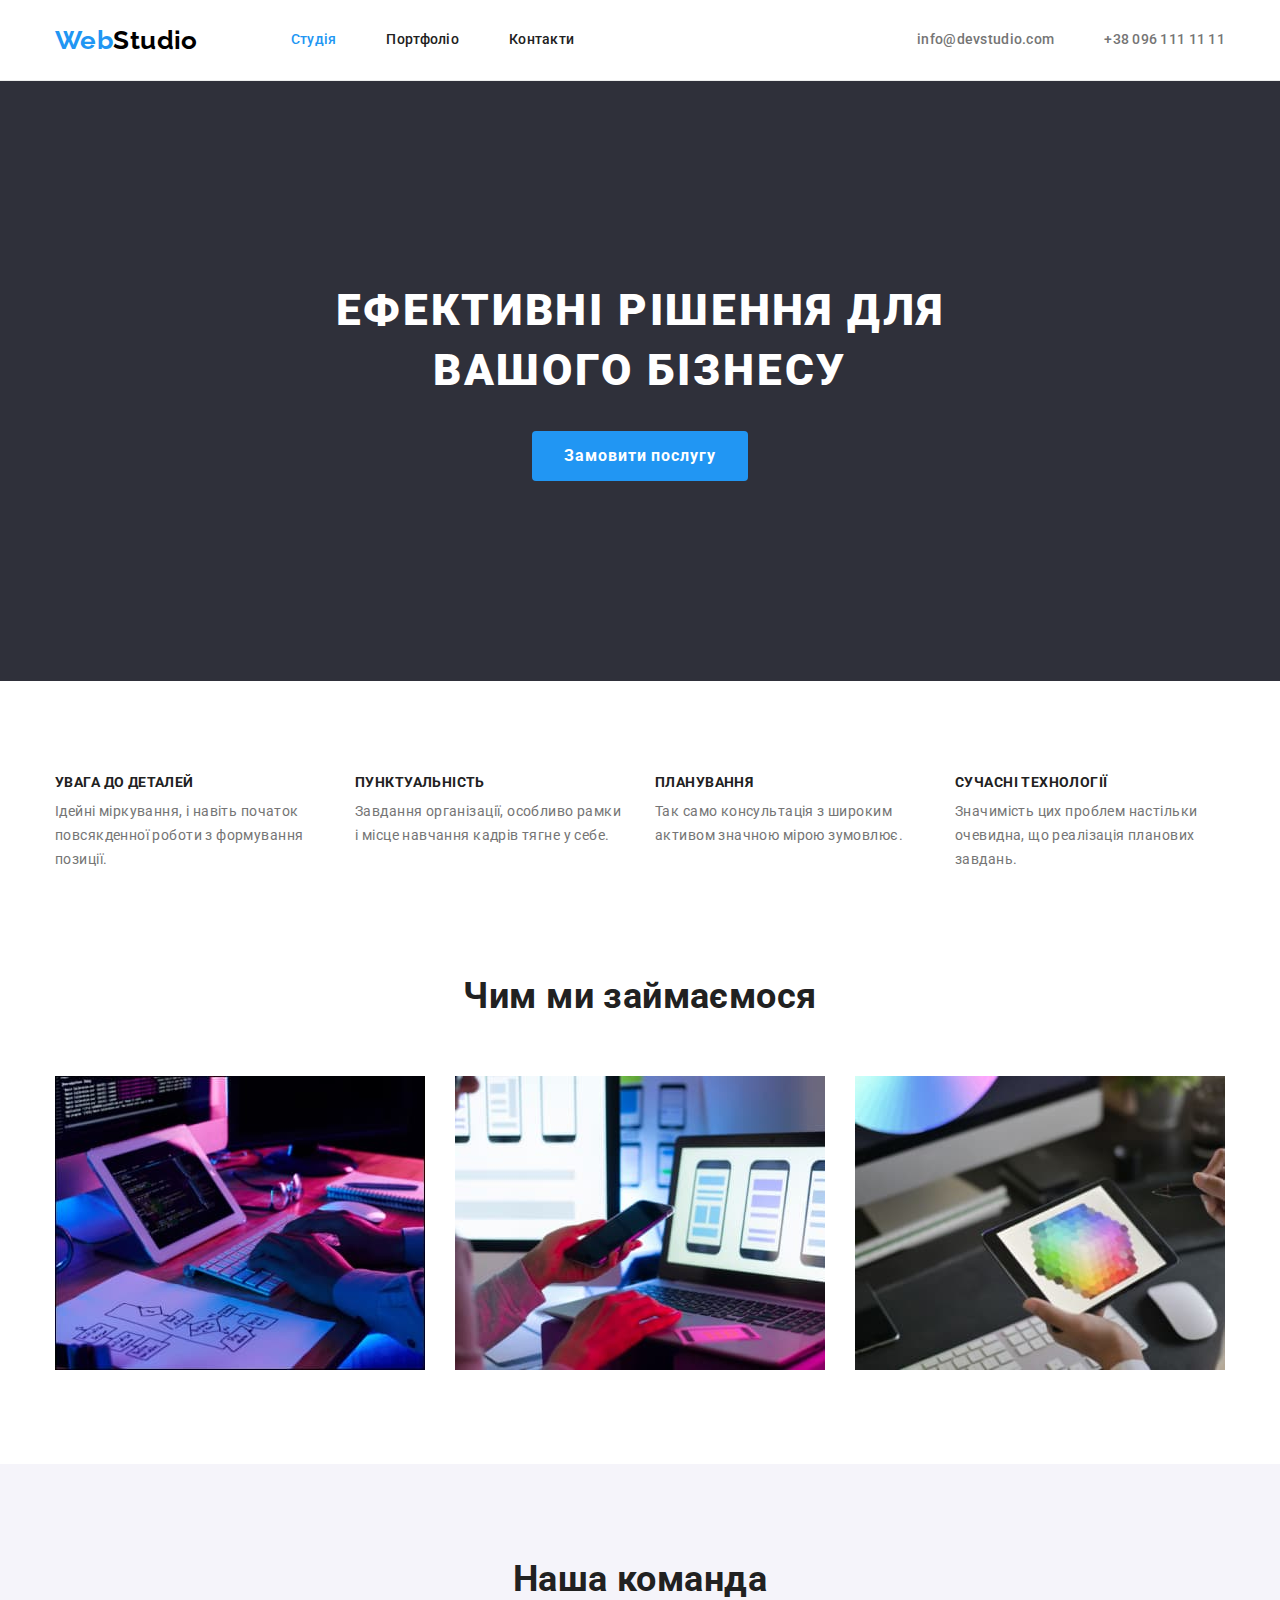
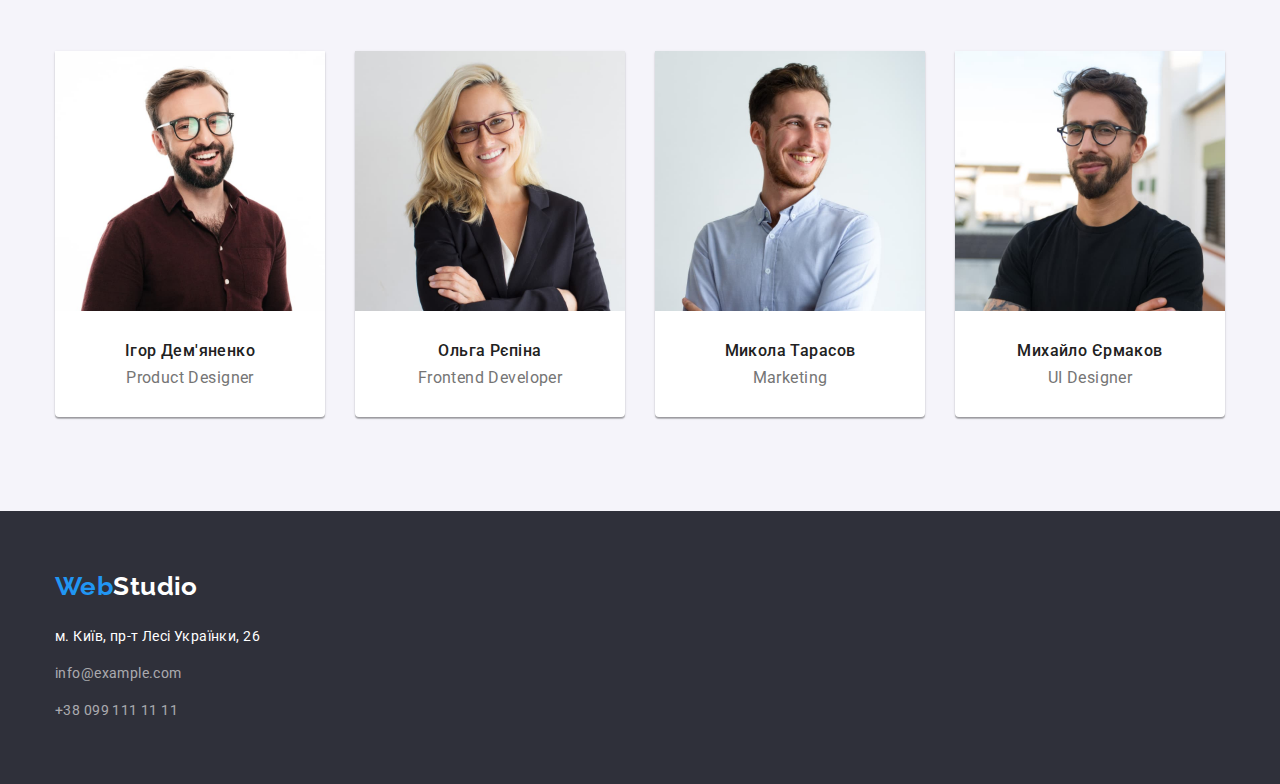
<file: index.html>
<!DOCTYPE html>
<html lang="ru">
  <head>
    <meta charset="UTF-8" />
    <meta http-equiv="X-UA-Compatible" content="IE=edge" />
    <meta name="viewport" content="width=device-width, initial-scale=1.0" />
    <!--Fonts-->
    <link rel="preconnect" href="https://fonts.googleapis.com" />
    <link rel="preconnect" href="https://fonts.gstatic.com" crossorigin />
    <link
      href="https://fonts.googleapis.com/css2?family=Raleway:wght@700&family=Roboto:wght@400;500;700;900&display=swap"
      rel="stylesheet"
    />
    <!-- Normalize -->
    <link
      rel="stylesheet"
      href="https://cdn.jsdelivr.net/npm/modern-normalize@1.1.0/modern-normalize.min.css"
    />
    <!-- Custom Stiles-->
    <link rel="stylesheet" href="./css/styles.css" />
    <title>WebStudio</title>
  </head>
  <body>
    <!--HEADER-->
    <header class="header">
      <div class="header-container container">
        <nav class="navigation">
          <a class="logo link" href="./"><span class="logo-blue-fragment">Web</span>Studio</a>
          <ul class="mainmenu-list list">
            <li class="mainmenu-item">
              <a class="mainmenu-item-link link current" href="./">Студія</a>
            </li>
            <li class="mainmenu-item">
              <a class="mainmenu-item-link link" href="./portfolio.html">Портфоліо</a>
            </li>
            <li class="mainmenu-item">
              <a class="mainmenu-item-link link" href="#">Контакти</a>
            </li>
          </ul>
        </nav>
        <ul class="header-contacts-list list">
          <li class="header-contacts-item">
            <a class="header-contacts-link link" href="mailto:info@devstudio.com"
              >info@devstudio.com</a
            >
          </li>
          <li class="header-contacts-item">
            <a class="header-contacts-link link" href="tel:+380961111111">+38 096 111 11 11</a>
          </li>
        </ul>
      </div>
    </header>
    <main>
      <!--HERO-->
      <section class="hero">
        <div class="container">
          <h1 class="main-title">Ефективні рішення для вашого бізнесу</h1>
          <button class="modal-button" type="button">Замовити послугу</button>
        </div>
      </section>
      <!--FEATURES-->
      <section class="features section">
        <div class="container">
          <h2 class="features-title vusual-hidden">Наші переваги</h2>
          <ul class="features-list list">
            <li class="feature-item">
              <h3 class="feature-item-header">УВАГА ДО ДЕТАЛЕЙ</h3>
              <p class="feature-item-description">
                Ідейні міркування, і навіть початок повсякденної роботи з формування позиції.
              </p>
            </li>
            <li class="feature-item">
              <h3 class="feature-item-header">ПУНКТУАЛЬНІСТЬ</h3>
              <p class="feature-item-description">
                Завдання організації, особливо рамки і місце навчання кадрів тягне у себе.
              </p>
            </li>
            <li class="feature-item">
              <h3 class="feature-item-header">ПЛАНУВАННЯ</h3>
              <p class="feature-item-description">
                Так само консультація з широким активом значною мірою зумовлює.
              </p>
            </li>
            <li class="feature-item">
              <h3 class="feature-item-header">СУЧАСНІ ТЕХНОЛОГІЇ</h3>
              <p class="feature-item-description">
                Значимість цих проблем настільки очевидна, що реалізація планових завдань.
              </p>
            </li>
          </ul>
        </div>
      </section>
      <!--ABOUT US-->
      <section class="aboutus section">
        <div class="container">
          <h2 class="aboutus-header">Чим ми займаємося</h2>
          <ul class="aboutus-list list">
            <li class="aboutus-item">
              <img
                class="aboutus-image"
                src="./images/img1.jpg"
                alt="Блок-схема поряд з клавиатурою"
                width="370"
              />
            </li>
            <li class="aboutus-item">
              <img
                class="aboutus-image"
                src="./images/img2.jpg"
                alt="Ноутбук і смартфон"
                width="370"
              />
            </li>
            <li class="aboutus-item">
              <img class="aboutus-image" src="./images/img3.jpg" alt="Планшет" width="370" />
            </li>
          </ul>
        </div>
      </section>
      <!--OUR TEAM-->
      <section class="team section">
        <div class="container">
          <h2 class="team-header">Наша команда</h2>
          <ul class="team-list list">
            <li class="team-card">
              <img class="team-card-photo" src="./images/igor.jpg" alt="Игорь" width="270" />
              <div class="team-wrapper">
                <h3 class="team-card-name">Ігор Дем'яненко</h3>
                <p class="team-card-job-title">Product Designer</p>
              </div>
            </li>
            <li class="team-card">
              <img class="team-card-photo" src="./images/olga.jpg" alt="Ольга" width="270" />
              <div class="team-wrapper">
                <h3 class="team-card-name">Ольга Рєпіна</h3>
                <p class="team-card-job-title">Frontend Developer</p>
              </div>
            </li>
            <li class="team-card">
              <img class="team-card-photo" src="./images/nikolay.jpg" alt="Николай" width="270" />
              <div class="team-wrapper">
                <h3 class="team-card-name">Микола Тарасов</h3>
                <p class="team-card-job-title">Marketing</p>
              </div>
            </li>
            <li class="team-card">
              <img class="team-card-photo" src="./images/mikhail.jpg" alt="Михаил" width="270" />
              <div class="team-wrapper">
                <h3 class="team-card-name">Михайло Єрмаков</h3>
                <p class="team-card-job-title">UI Designer</p>
              </div>
            </li>
          </ul>
        </div>
      </section>
    </main>
    <!--Footer-->
    <footer class="footer">
      <div class="container">
        <a class="footer-logo link" href="#"><span class="logo-blue-fragment">Web</span>Studio</a>
        <address class="address-section">
          <ul class="footer-contacts list">
            <li class="footer-contacts-items">
              <a class="footer-address link" href="#">м. Київ, пр-т Лесі Українки, 26</a>
            </li>
            <li class="footer-contacts-items">
              <a class="footer-contacts-item link" href="mailto:info@example.com"
                >info@example.com</a
              >
            </li>
            <li class="footer-contacts-items">
              <a class="footer-contacts-item link" href="tel:+380991111111">+38 099 111 11 11</a>
            </li>
          </ul>
        </address>
      </div>
    </footer>
  </body>
</html>
</file>
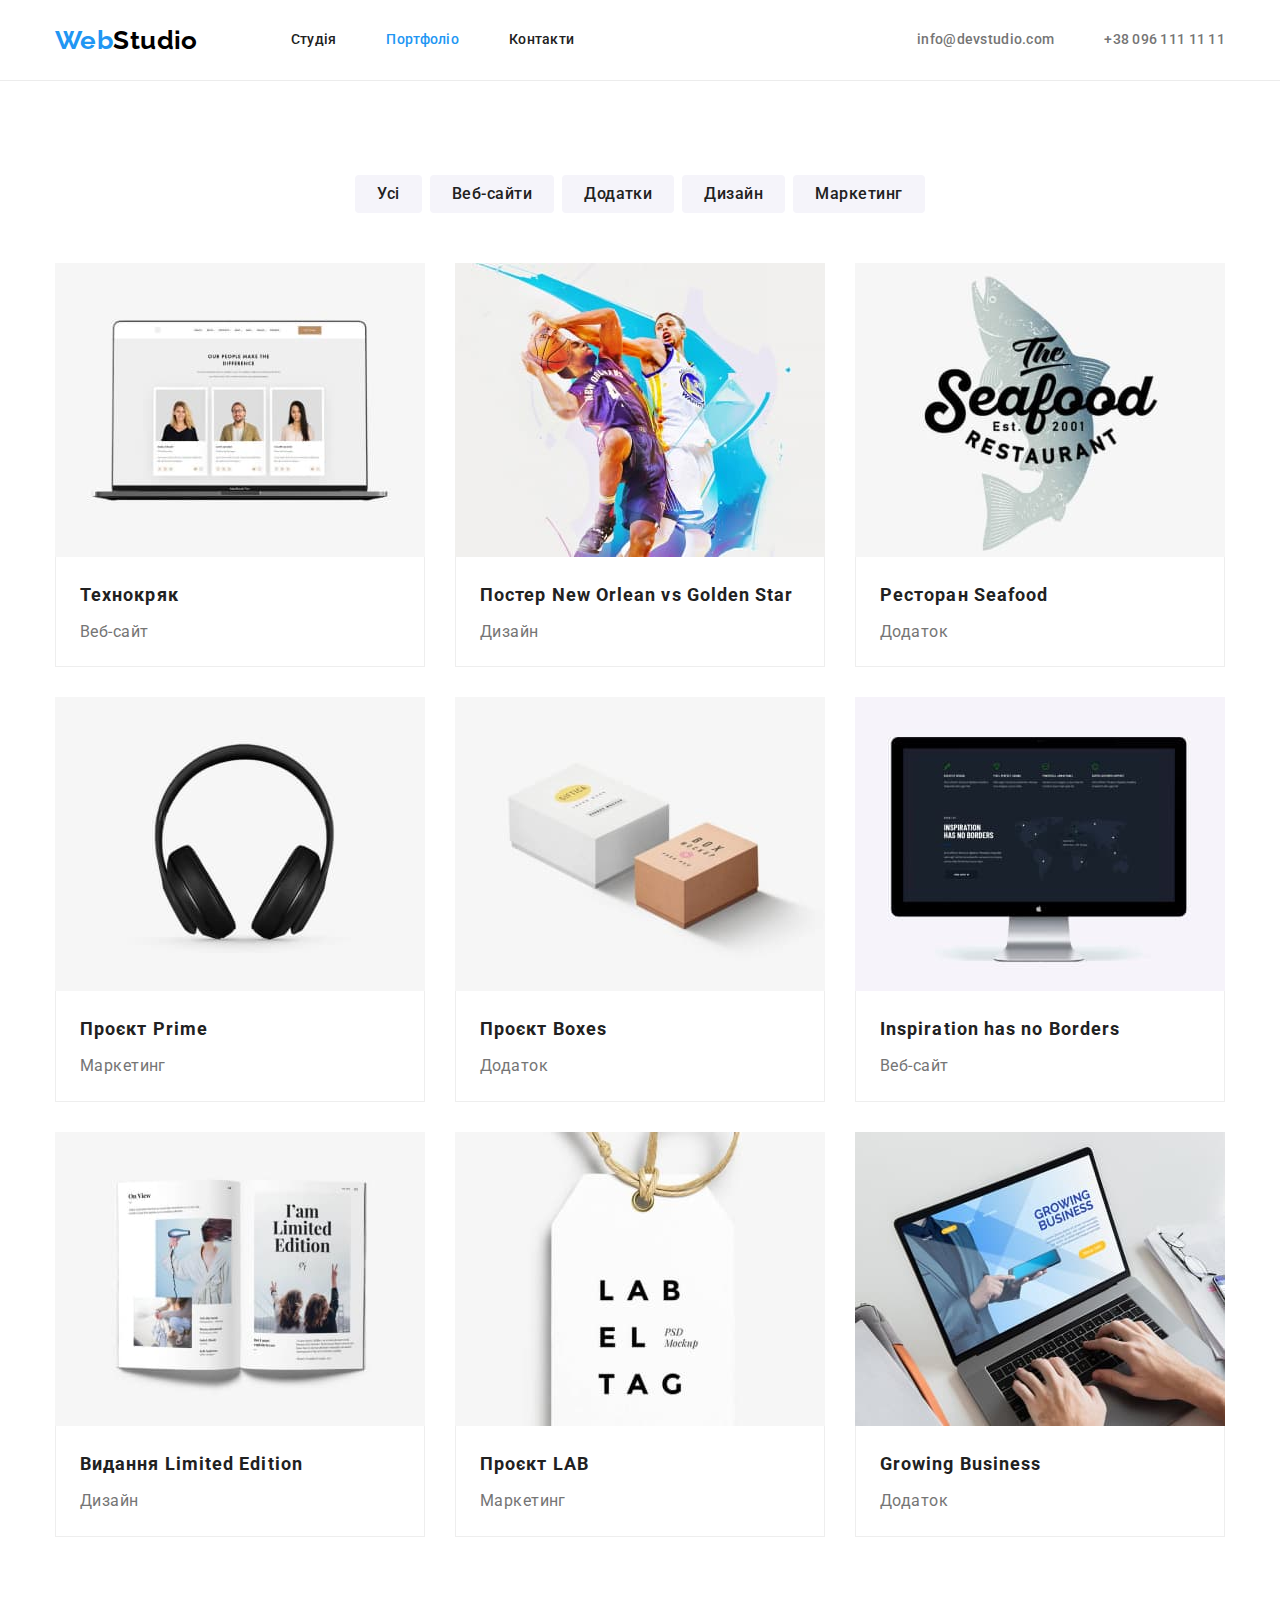
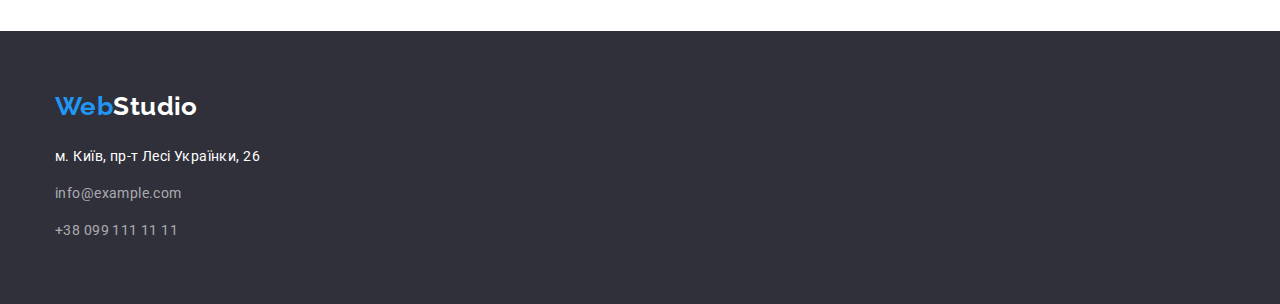
<file: portfolio.html>
<!DOCTYPE html>
<html lang="ru">
  <head>
    <meta charset="UTF-8" />
    <meta http-equiv="X-UA-Compatible" content="IE=edge" />
    <meta name="viewport" content="width=device-width, initial-scale=1.0" />
    <link rel="preconnect" href="https://fonts.googleapis.com" />
    <link rel="preconnect" href="https://fonts.gstatic.com" crossorigin />
    <link
      href="https://fonts.googleapis.com/css2?family=Raleway:wght@700&family=Roboto:wght@400;500;700;900&display=swap"
      rel="stylesheet"
    />
    <link
      rel="stylesheet"
      href="https://cdn.jsdelivr.net/npm/modern-normalize@1.1.0/modern-normalize.min.css"
    />
    <link rel="stylesheet" href="./css/styles.css" />
    <title>WebStudio</title>
  </head>
  <body>
    <!--HEADER-->
    <header class="header">
      <div class="header-container container">
        <nav class="navigation">
          <a class="logo link" href="./"><span class="logo-blue-fragment">Web</span>Studio</a>
          <ul class="mainmenu-list list">
            <li class="mainmenu-item">
              <a class="mainmenu-item-link link" href="./">Студія</a>
            </li>
            <li class="mainmenu-item">
              <a class="mainmenu-item-link link current" href="./portfolio.html">Портфоліо</a>
            </li>
            <li class="mainmenu-item">
              <a class="mainmenu-item-link link" href="#">Контакти</a>
            </li>
          </ul>
        </nav>
        <ul class="header-contacts-list list">
          <li class="header-contacts-item">
            <a class="header-contacts-link link" href="mailto:info@devstudio.com"
              >info@devstudio.com</a
            >
          </li>
          <li class="header-contacts-item">
            <a class="header-contacts-link link" href="tel:+380961111111">+38 096 111 11 11</a>
          </li>
        </ul>
      </div>
    </header>
    <main>
      <!--Portfolio-->
      <section class="portgolio section">
        <div class="container">
          <h1 class="portgolio-header vusual-hidden">Portfolio</h1>
          <ul class="filter-list list">
            <li class="filter-item">
              <button class="filter-button" type="button">Усі</button>
            </li>
            <li class="filter-item">
              <button class="filter-button" type="button">Веб-сайти</button>
            </li>
            <li class="filter-item">
              <button class="filter-button" type="button">Додатки</button>
            </li>
            <li class="filter-item">
              <button class="filter-button" type="button">Дизайн</button>
            </li>
            <li class="filter-item">
              <button class="filter-button" type="button">Маркетинг</button>
            </li>
          </ul>
          <ul class="portfolio-cards-list list">
            <li class="portfolio-card">
              <img
                class="portfolio-card-photo"
                src="./images/technokryak.jpg"
                alt="Три картки на єкрані ноутбука"
              />
              <div class="portfolio-wrapper">
                <h2 class="portfolio-card-name">Технокряк</h2>
                <p class="portfolio-card-description">Веб-сайт</p>
              </div>
            </li>
            <li class="portfolio-card">
              <img
                class="portfolio-card-photo"
                src="./images/posterneworlean.jpg"
                alt="Баскетболісти"
              />
              <div class="portfolio-wrapper">
                <h2 class="portfolio-card-name">Постер New Orlean vs Golden Star</h2>
                <p class="portfolio-card-description">Дизайн</p>
              </div>
            </li>
            <li class="portfolio-card">
              <img
                class="portfolio-card-photo"
                src="./images/restoranseafood.jpg"
                alt="Логотип ресторану"
              />
              <div class="portfolio-wrapper">
                <h2 class="portfolio-card-name">Ресторан Seafood</h2>
                <p class="portfolio-card-description">Додаток</p>
              </div>
            </li>
            <li class="portfolio-card">
              <img class="portfolio-card-photo" src="./images/projektprime.jpg" alt="Навушники" />
              <div class="portfolio-wrapper">
                <h2 class="portfolio-card-name">Проєкт Prime</h2>
                <p class="portfolio-card-description">Маркетинг</p>
              </div>
            </li>
            <li class="portfolio-card">
              <img class="portfolio-card-photo" src="./images/projektboxes.jpg" alt="Коробки" />
              <div class="portfolio-wrapper">
                <h2 class="portfolio-card-name">Проєкт Boxes</h2>
                <p class="portfolio-card-description">Додаток</p>
              </div>
            </li>
            <li class="portfolio-card">
              <img class="portfolio-card-photo" src="./images/inspiration.jpg" alt="Монітор" />
              <div class="portfolio-wrapper">
                <h2 class="portfolio-card-name">Inspiration has no Borders</h2>
                <p class="portfolio-card-description">Веб-сайт</p>
              </div>
            </li>
            <li class="portfolio-card">
              <img class="portfolio-card-photo" src="./images/limitededition.jpg" alt="Журнал" />
              <div class="portfolio-wrapper">
                <h2 class="portfolio-card-name">Видання Limited Edition</h2>
                <p class="portfolio-card-description">Дизайн</p>
              </div>
            </li>
            <li class="portfolio-card">
              <img class="portfolio-card-photo" src="./images/projektlab.jpg" alt="Бірка" />
              <div class="portfolio-wrapper">
                <h2 class="portfolio-card-name">Проєкт LAB</h2>
                <p class="portfolio-card-description">Маркетинг</p>
              </div>
            </li>
            <li class="portfolio-card">
              <img
                class="portfolio-card-photo"
                src="./images/growingbusiness.jpg"
                alt="На моніторі ноутбука сайт Growing Business"
              />
              <div class="portfolio-wrapper">
                <h2 class="portfolio-card-name">Growing Business</h2>
                <p class="portfolio-card-description">Додаток</p>
              </div>
            </li>
          </ul>
        </div>
      </section>
    </main>
    <!--Footer-->
    <footer class="footer">
      <div class="container">
        <a class="footer-logo link" href="#"><span class="logo-blue-fragment">Web</span>Studio</a>
        <address class="address-section">
          <ul class="footer-contacts list">
            <li class="footer-contacts-items">
              <a class="footer-address link" href="#">м. Київ, пр-т Лесі Українки, 26</a>
            </li>
            <li class="footer-contacts-items">
              <a class="footer-contacts-item link" href="mailto:info@example.com"
                >info@example.com</a
              >
            </li>
            <li class="footer-contacts-items">
              <a class="footer-contacts-item link" href="tel:+380991111111">+38 099 111 11 11</a>
            </li>
          </ul>
        </address>
      </div>
    </footer>
  </body>
</html>
</file>
<file: css/styles.css>
:root {
  --accent-color: #2196f3;
  --main-color-dark-first: #212121;
  --main-color-dark-second: #757575;
  --main-color-light-first: #FFFFFF;
  --logo-color: #000000;
  --footer-hero-color: #2F303A;  
  --modal-button-color: #188CE8;
  --background-team: #F5F4FA;
  --filter-button-color: #F5F4FA;
}

button{
  cursor: pointer;
  font-family: inherit;
}

body {
  font-family: 'Roboto', sans-serif;
  color: var(--main-color-dark-first);
  font-size: 14px;
  letter-spacing: 0.03em;
  background-color: var(--main-color-light-first);  
}

/*
  Reset start
*/
h1,
h2,
h3,
h4,
h5,
h6,
p,
ul {
  margin: 0;
}

img {
  display: block;
}

.link {
  text-decoration: none;
  color: currentColor;
}

.list {
  list-style: none;
  margin: 0;
  padding: 0;
}
/*
  Reset end
*/

.section{
  padding-top: 94px;
  padding-bottom: 94px;
}

.container {
  width: 1200px;
  margin: 0 auto;
  padding: 0 15px;
  /*outline: 2px solid red;*/
}

.header{
  border-bottom: 1px solid #ECECEC;
}

.header-container{
  display: flex;
  align-items: center;  
}

.navigation{
  display: flex;
  align-items: center;
  margin-right: auto;
}

.logo {
  font-family: 'Raleway', sans-serif;
  font-style: normal;
  font-weight: 700;
  font-size: 26px;
  line-height: 1.19;  
  color: var(--logo-color);
  margin-right: 93px;
  display: block;
}

.logo-blue-fragment {
  font-style: normal;
  font-weight: bold;
  font-size: 26px;
  line-height: 1.19;  
  color: var(--accent-color);
}

.mainmenu-list{
  display: flex;
  align-items: center;  
}

.mainmenu-item:not(:last-child){
  margin-right: 50px;
}

.mainmenu-item-link {
  font-style: normal;
  font-weight: 500;  
  line-height: 1.14;
  letter-spacing: 0.02em;  
  color: var(--main-color-dark-first);
  display: block;
  padding: 32px 0px;
}

.current{
  color: var(--accent-color);
}

.mainmenu-item-link:hover,
.mainmenu-item-link:focus {
  color: var(--accent-color);
}

.header-contacts-list {
  display: flex;
  align-items: center;
}

.header-contacts-item:not(:last-child){
  margin-right: 50px;
}

.header-contacts-link {
  font-style: normal;
  font-weight: 500;  
  line-height: 1.14;
  letter-spacing: 0.02em;
  color: var(--main-color-dark-second);
  display: block;
  padding: 32px 0px;
}

.header-contacts-link:hover,
.header-contacts-link:focus {
  color: var(--accent-color);
}

.hero {
  background-color: var(--footer-hero-color);
  padding: 200px 0;  
}

.main-title {
  font-style: normal;
  font-weight: 900;
  font-size: 44px;
  line-height: 1.36;
  text-align: center;
  letter-spacing: 0.06em;
  text-transform: uppercase;
  color: var(--main-color-light-first);
  width: 696px;
  margin: 0 auto;
  margin-bottom: 30px;
}

.modal-button {
    font-style: normal;
    font-weight: 700;
    font-size: 16px;
    line-height: 1.87;
    display: flex;
    align-items: center;
    text-align: center;
    letter-spacing: 0.06em;
    color: var(--main-color-light-first);
    background-color: var(--accent-color);      
    margin: 0 auto;   
    border: none;
    border-radius: 4px;
    padding: 10px 32px;
}

.modal-button:hover,
.modal-button:focus
 {
  background-color: var(--modal-button-color);
}

.vusual-hidden{
  position: absolute;
  width: 1px;
  height: 1px;
  margin: -1px;
  border: 0;
  padding: 0;

  white-space: nowrap;
  clip-path: inset(100%);
  clip: rect(0 0 0 0);
  overflow: hidden;
}

.features-list {
  display: flex;
  gap: 30px;
}

.feature-item {
  width: 270px;
}

.feature-item-header {  
  font-weight: 700;  
  font-size: 14px;
  line-height: 1.14;  
  text-transform: uppercase;  
  margin-bottom: 10px;
}

.feature-item-description {      
  line-height: 1.71;  
  color: var(--main-color-dark-second);
}

.aboutus{
  padding-top: 0;
}

.aboutus-header {
  font-style: normal;
  font-weight: 700;
  font-size: 36px;
  line-height: 1.67;
  text-align: center;   
  /*width: 366px;  
  margin: auto;*/  
}

.aboutus-list{
  display: flex;
  margin-top: 50px;
  flex-wrap: wrap;
  gap: 30px;  
}

.aboutus-item{
  flex-basis: calc((100% - 30px * 2) / 3);
}

.team{
  background: var(--background-team);
}

.team-header {
  /*font-style: normal;*/
  font-weight: 700;
  font-size: 36px;
  line-height: 1.17;
  text-align: center;  
  margin-bottom: 50px; 
}

.team-list{
  display: flex;
  flex-wrap: wrap;
  gap: 30px;
}

.team-card{
  flex-basis: calc((100% - 30px * 3) / 4);
  background: #FFFFFF; 
  box-shadow: 0px 1px 3px rgba(0, 0, 0, 0.12), 0px 1px 1px rgba(0, 0, 0, 0.14), 0px 2px 1px rgba(0, 0, 0, 0.2);
  border-radius: 0px 0px 4px 4px;
}

.team-wrapper{
  padding-top: 30px;  
  padding-bottom: 30px;  
}

.team-card-name {
  font-style: normal;
  font-weight: 500;
  font-size: 16px;
  line-height: 1.19;  
  text-align: center;    
  margin-bottom: 8px;   
}

.team-card-job-title {
  font-size: 16px;
  line-height: 1.19;
  text-align: center;  
  color: var(--main-color-dark-second);  
}

.filter-list{
  display: flex;
  justify-content: center;
  gap: 8px;
  margin-bottom: 50px;  
}

.filter-button{
  font-style: normal;
  font-weight: 500;
  font-size: 16px;
  line-height: 1.6;
  text-align: center;    
  background-color: var(--filter-button-color); 
  border: none;
  border-radius: 4px;
  color: var(--main-color-dark-first);
  letter-spacing: 0.03em;  
  padding: 6px 22px;
  
}
.filter-button:hover,
.filter-button:focus{
  background: var(--accent-color);
  color: var(--main-color-light-first);
}

.portfolio-cards-list{
  display: flex;
  gap: 30px;
  flex-wrap: wrap;
}

.portfolio-card{
  flex-basis: calc((100% - 30px * 2) / 3);  
}

.portfolio-wrapper{
  padding: 20px 24px;
  border: 1px solid #EEEEEE;
  border-top: none;
}

.portfolio-card-name{
  font-style: normal;
  font-weight: 700;
  font-size: 18px;
  line-height: 2;
  letter-spacing: 0.06em;  
  margin-bottom: 4px;
}

.portfolio-card-description{    
  font-size: 16px;
  line-height: 1.87;  
  color: var(--main-color-dark-second);
}

.footer {  
  background-color: var(--footer-hero-color);
  padding: 60px 0;
}

.footer-logo {
  display: block;
  font-family: 'Raleway', sans-serif;
  font-style: normal;
  font-weight: 700;
  font-size: 26px;
  line-height: 1.19;  
  color: var(--main-color-light-first);  
  margin-bottom: 20px;
}

.footer-address {
  font-style: normal;  
  line-height: 2;  
  color: var(--main-color-light-first);
}

.footer-address:hover,
.footer-address:focus{
  color: var(--accent-color);
}

.footer-contacts-items:not(:last-child){
  margin-bottom: 9px;
}

.footer-contacts-item {  
  font-style: normal;
  font-weight: 400;  
  line-height: 2;  
  color: rgba(255, 255, 255, 0.6);
  margin-bottom: 9px;
}



.footer-contacts-item:hover,
.footer-contacts-item:focus{
  color: var(--accent-color);
}
</file>
